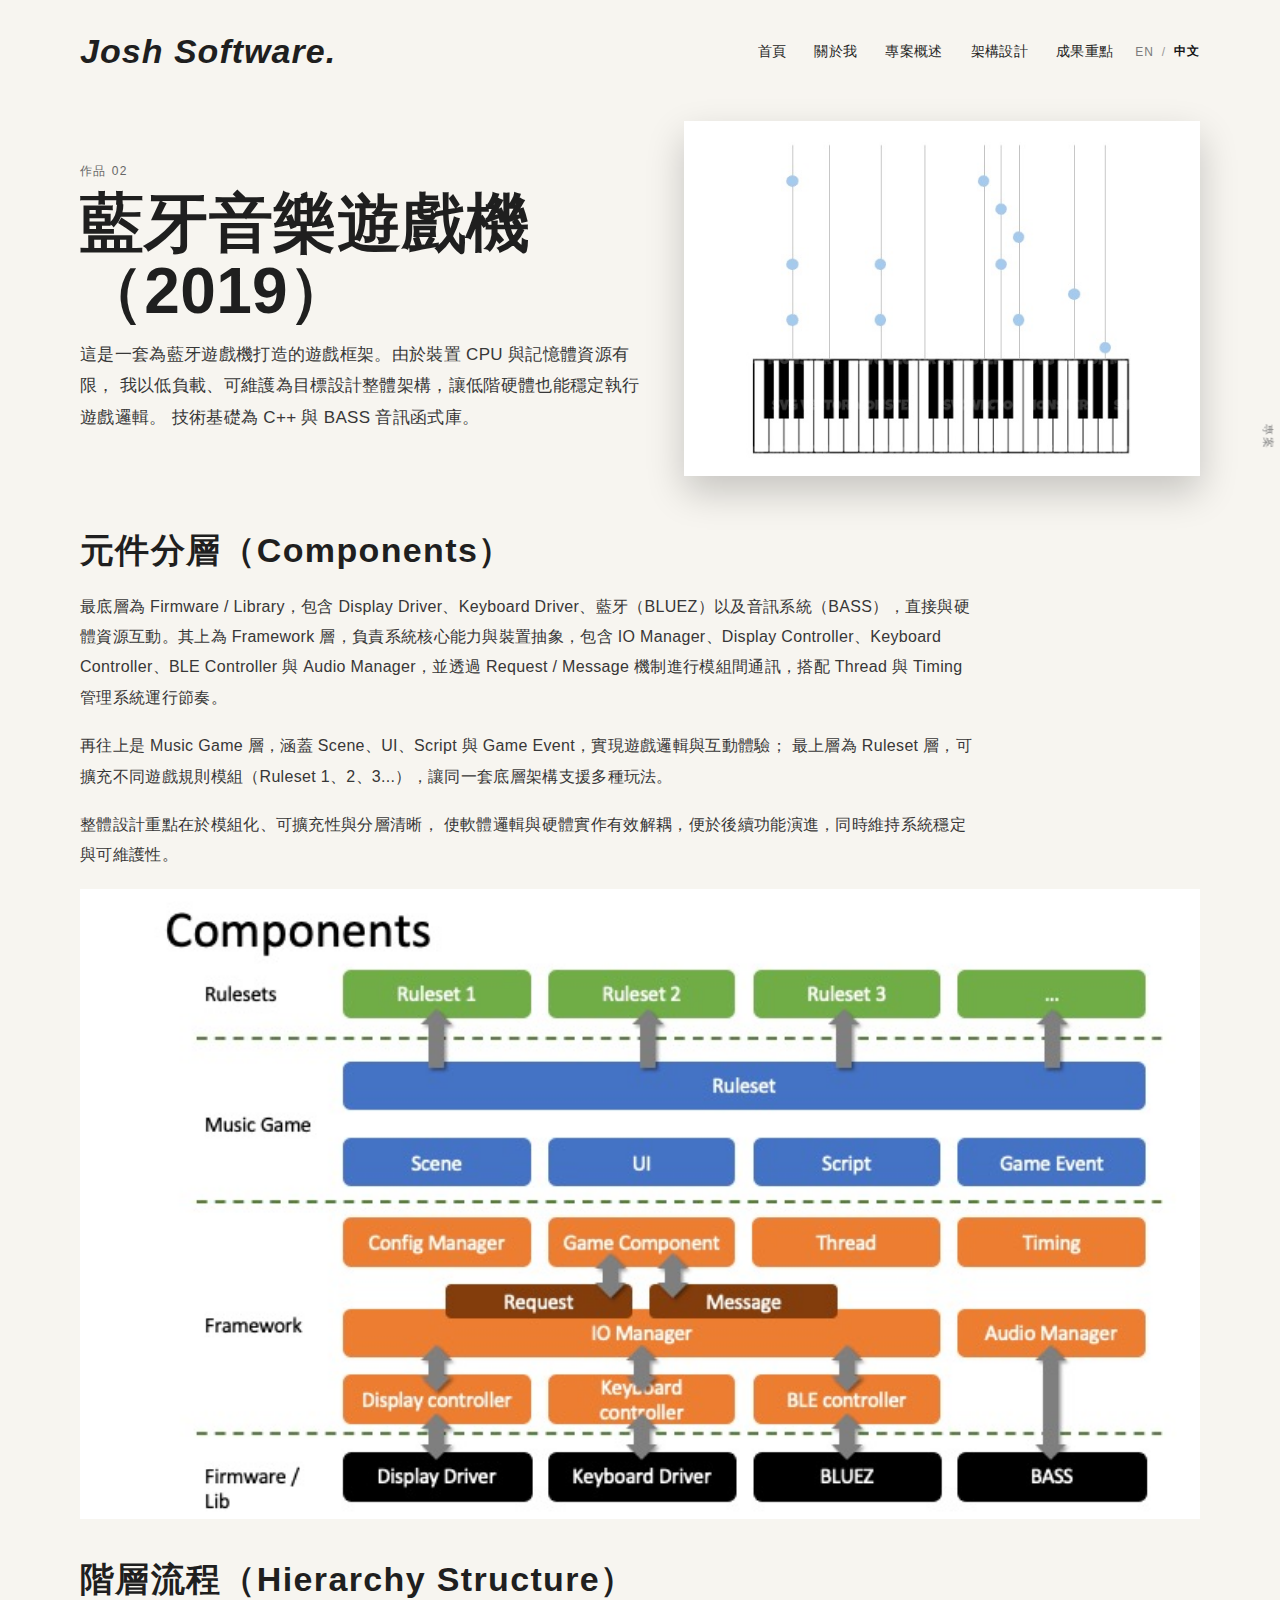
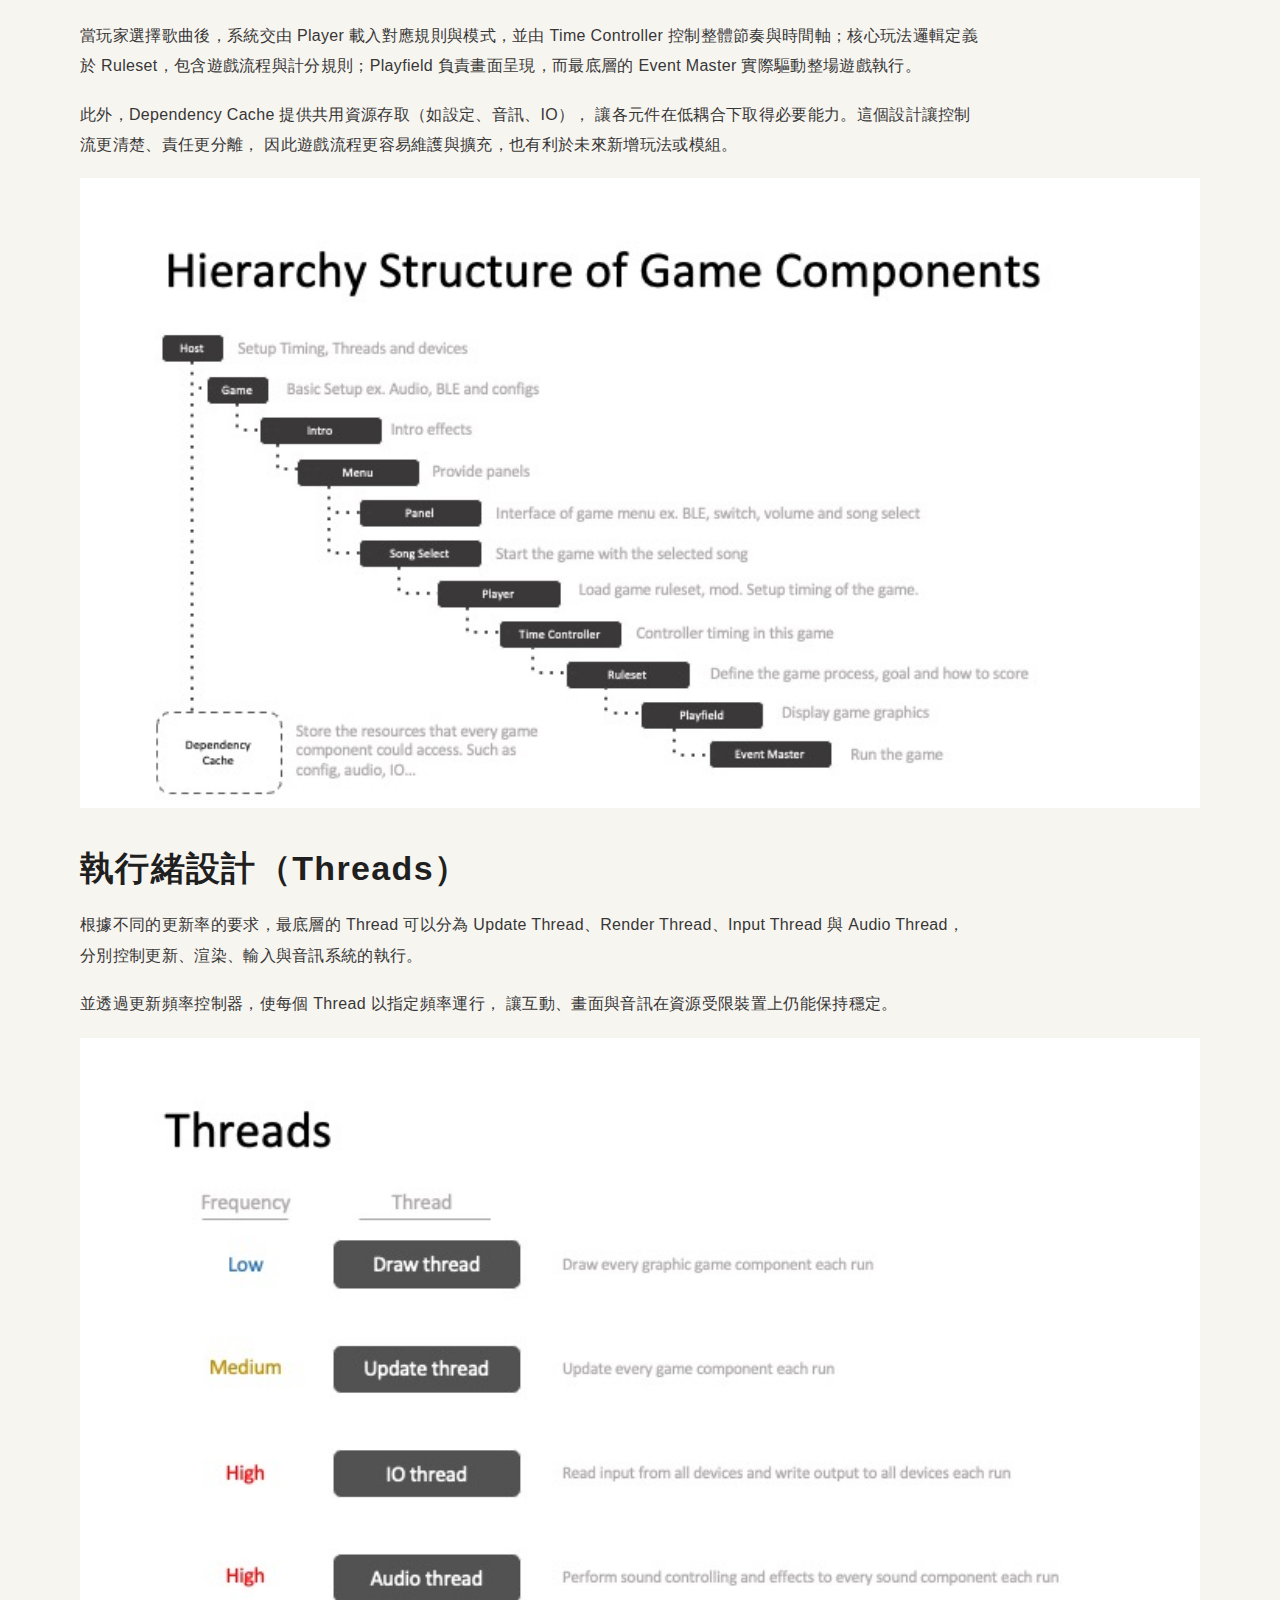
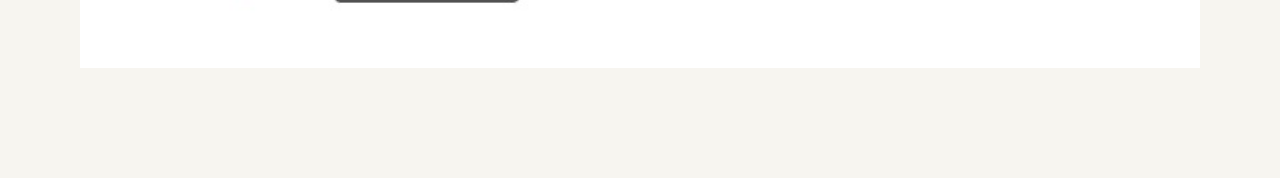
<file: bluetooth-game-device-zh.html>
<!DOCTYPE html>
<html lang="zh-Hant">
<head>
  <meta charset="UTF-8" />
  <meta name="viewport" content="width=device-width, initial-scale=1.0" />
  <title>藍牙音樂遊戲機（2019）| 專案介紹</title>
  <link rel="stylesheet" href="style.css" />
</head>
<body>
  <div class="side-text">專案</div>

  <header class="site-header">
    <div class="container nav">
      <a href="index-zh.html" class="brand">Josh Software.</a>
      <div class="nav-right">
        <nav class="menu">
          <a href="index-zh.html">首頁</a>
          <a href="about-zh.html">關於我</a>
          <a href="#overview">專案概述</a>
          <a href="#build">架構設計</a>
          <a href="#impact">成果重點</a>
        </nav>
        <div class="lang-switch" aria-label="語言切換">
          <a href="bluetooth-game-device.html">EN</a>
          <span class="divider">/</span>
          <a class="active" href="bluetooth-game-device-zh.html">中文</a>
        </div>
      </div>
    </div>
  </header>

  <main class="project-main">
    <section class="container project-hero" id="overview">
      <div>
        <p class="project-tag">作品 02</p>
        <h1 class="project-title">藍牙音樂遊戲機（2019）</h1>
        <p class="project-subtitle">
          這是一套為藍牙遊戲機打造的遊戲框架。由於裝置 CPU 與記憶體資源有限，
          我以低負載、可維護為目標設計整體架構，讓低階硬體也能穩定執行遊戲邏輯。
          技術基礎為 C++ 與 BASS 音訊函式庫。
        </p>
      </div>
      <img
        class="project-hero-image"
        src="game framework.jpg"
        alt="藍牙音樂遊戲框架示意圖"
      />
    </section>

    <section class="container project-content" id="build">
      <article class="project-block">
        <h2>元件分層（Components）</h2>
        <p>
          最底層為 Firmware / Library，包含 Display Driver、Keyboard Driver、藍牙（BLUEZ）以及音訊系統（BASS），直接與硬體資源互動。其上為 Framework 層，負責系統核心能力與裝置抽象，包含 IO Manager、Display Controller、Keyboard Controller、BLE Controller 與 Audio Manager，並透過 Request / Message 機制進行模組間通訊，搭配 Thread 與 Timing 管理系統運行節奏。
        </p>
        <p>
          再往上是 Music Game 層，涵蓋 Scene、UI、Script 與 Game Event，實現遊戲邏輯與互動體驗；
          最上層為 Ruleset 層，可擴充不同遊戲規則模組（Ruleset 1、2、3...），讓同一套底層架構支援多種玩法。
        </p>
        <p>
          整體設計重點在於模組化、可擴充性與分層清晰，
          使軟體邏輯與硬體實作有效解耦，便於後續功能演進，同時維持系統穩定與可維護性。
        </p>
        <img
          class="project-large-image"
          src="frame1.jpg"
          alt="系統元件與分層架構"
        />
      </article>

      <article class="project-block" id="impact">
        <h2>階層流程（Hierarchy Structure）</h2>
        <p>
          當玩家選擇歌曲後，系統交由 Player 載入對應規則與模式，並由 Time Controller 控制整體節奏與時間軸；核心玩法邏輯定義於 Ruleset，包含遊戲流程與計分規則；Playfield 負責畫面呈現，而最底層的 Event Master 實際驅動整場遊戲執行。
        </p>
        <p>
          此外，Dependency Cache 提供共用資源存取（如設定、音訊、IO），
          讓各元件在低耦合下取得必要能力。這個設計讓控制流更清楚、責任更分離，
          因此遊戲流程更容易維護與擴充，也有利於未來新增玩法或模組。
        </p>
        <img
          class="project-large-image"
          src="frame2.jpg"
          alt="遊戲層級流程與控制關係"
        />
      </article>

      <article class="project-block">
        <h2>執行緒設計（Threads）</h2>
        <p>
          根據不同的更新率的要求，最底層的 Thread 可以分為 Update Thread、Render Thread、Input Thread 與 Audio Thread，分別控制更新、渲染、輸入與音訊系統的執行。
        </p>
        <p>
          並透過更新頻率控制器，使每個 Thread 以指定頻率運行，
          讓互動、畫面與音訊在資源受限裝置上仍能保持穩定。
        </p>
        <img
          class="project-large-image"
          src="frame3.jpg"
          alt="多執行緒與時間控制設計"
        />
      </article>
    </section>
  </main>
</body>
</html>
</file>
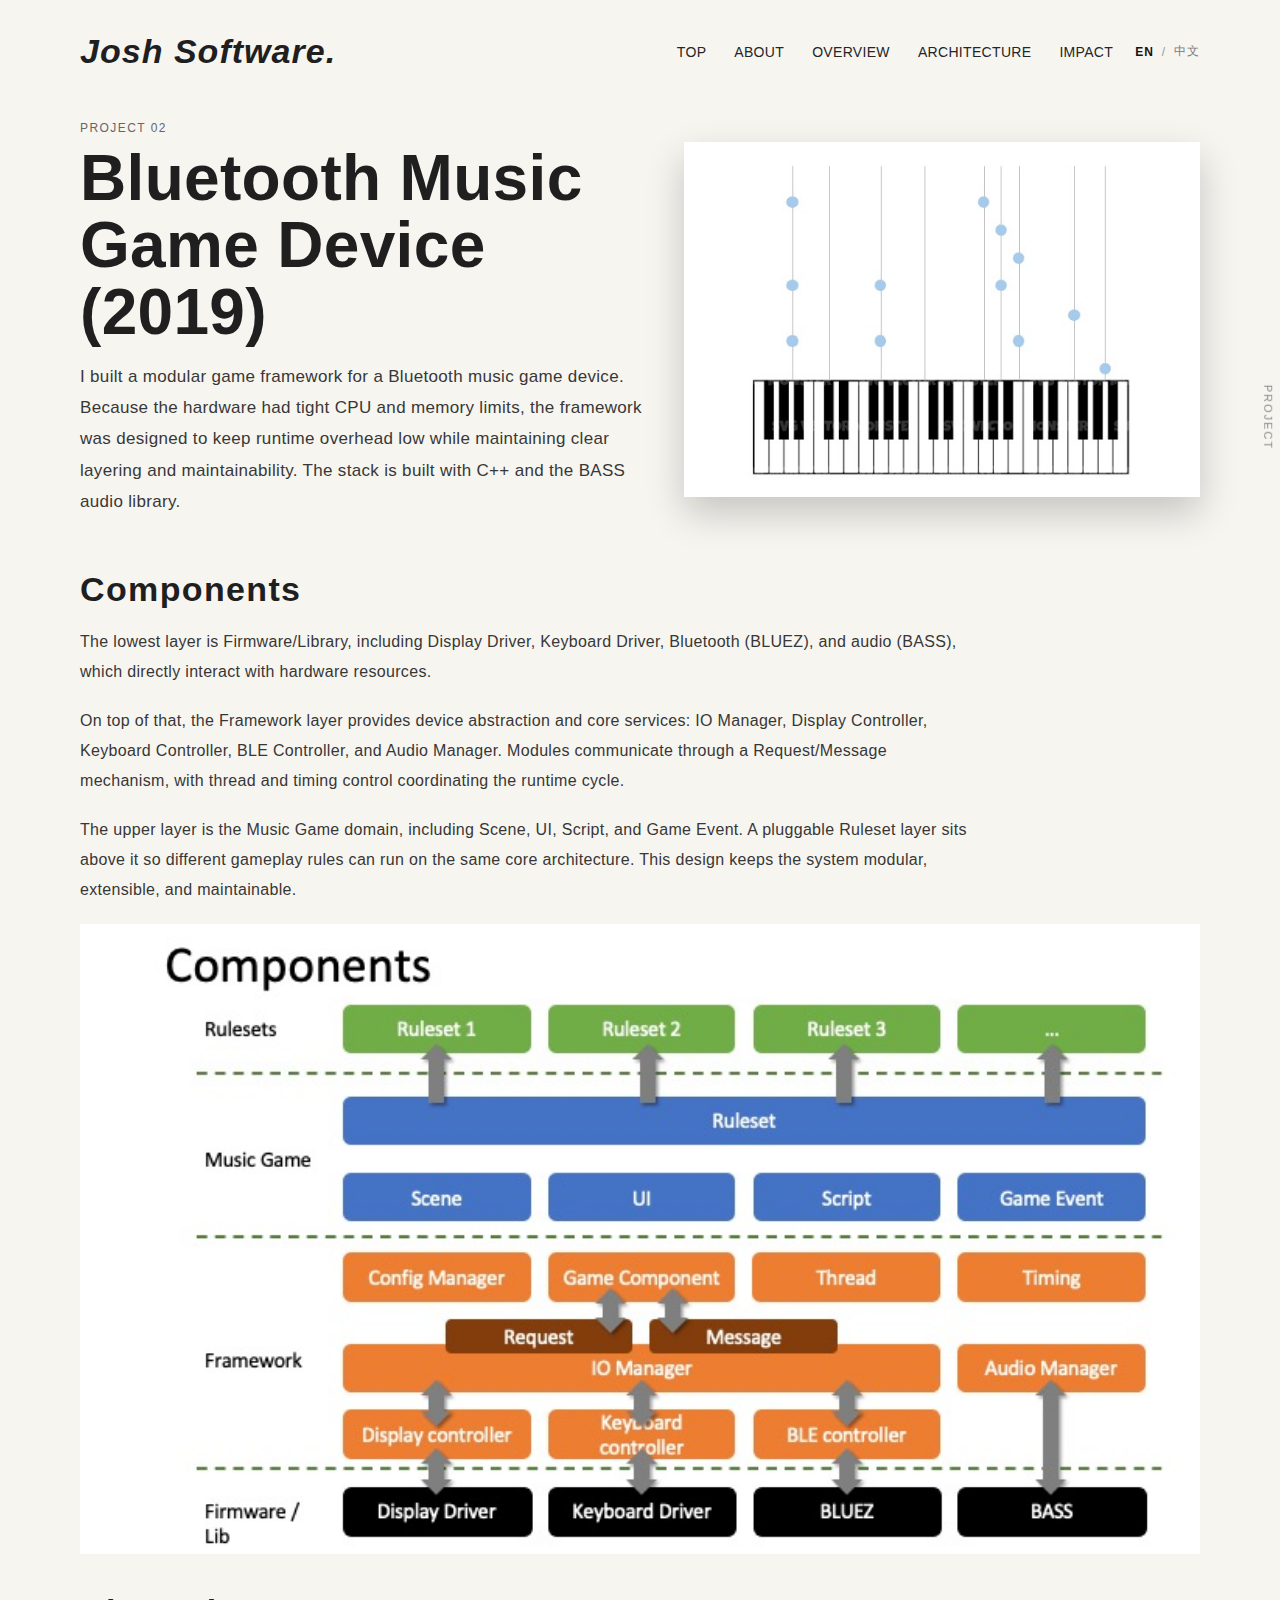
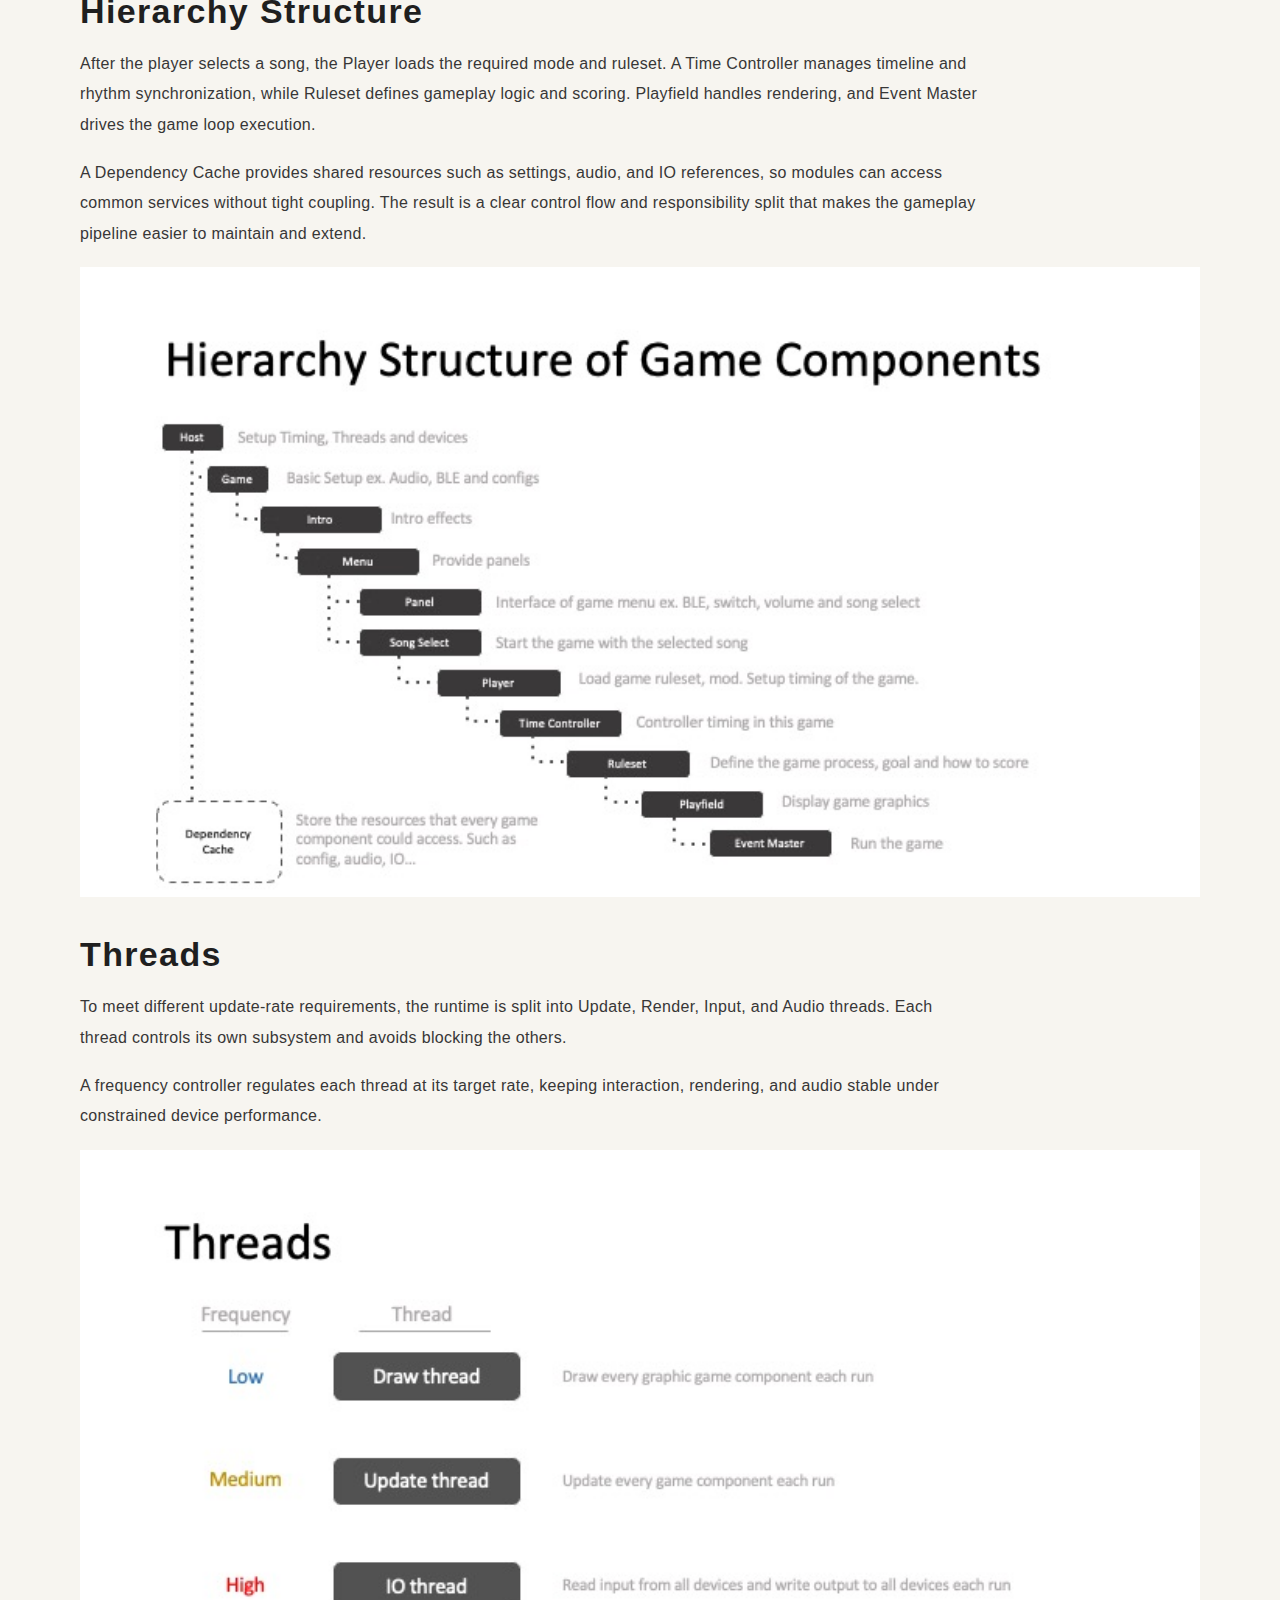
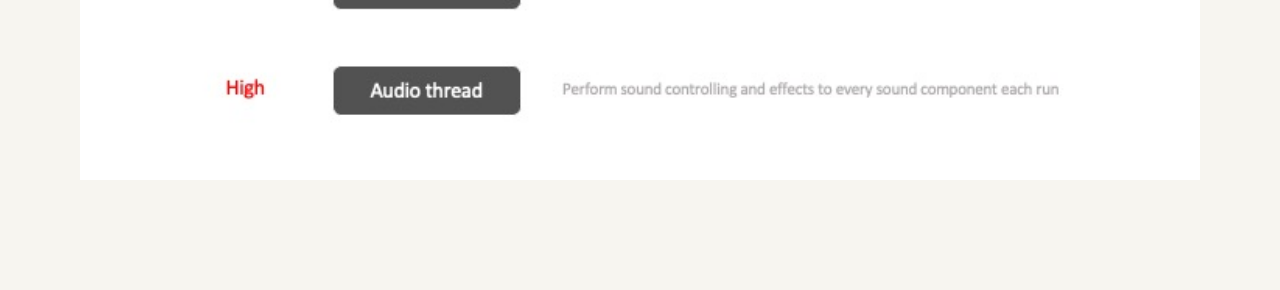
<file: bluetooth-game-device.html>
<!DOCTYPE html>
<html lang="en">
<head>
  <meta charset="UTF-8" />
  <meta name="viewport" content="width=device-width, initial-scale=1.0" />
  <title>Bluetooth Music Game Device (2019) | Project</title>
  <link rel="stylesheet" href="style.css" />
</head>
<body>
  <div class="side-text">Project</div>

  <header class="site-header">
    <div class="container nav">
      <a href="index.html" class="brand">Josh Software.</a>
      <div class="nav-right">
        <nav class="menu">
          <a href="index.html">Top</a>
          <a href="about.html">About</a>
          <a href="#overview">Overview</a>
          <a href="#build">Architecture</a>
          <a href="#impact">Impact</a>
        </nav>
        <div class="lang-switch" aria-label="Language switcher">
          <a class="active" href="bluetooth-game-device.html">EN</a>
          <span class="divider">/</span>
          <a href="bluetooth-game-device-zh.html">中文</a>
        </div>
      </div>
    </div>
  </header>

  <main class="project-main">
    <section class="container project-hero" id="overview">
      <div>
        <p class="project-tag">Project 02</p>
        <h1 class="project-title">Bluetooth Music Game Device (2019)</h1>
        <p class="project-subtitle">
          I built a modular game framework for a Bluetooth music game device. Because the hardware had tight CPU and memory limits,
          the framework was designed to keep runtime overhead low while maintaining clear layering and maintainability.
          The stack is built with C++ and the BASS audio library.
        </p>
      </div>
      <img
        class="project-hero-image"
        src="game framework.jpg"
        alt="Bluetooth music game framework diagram"
      />
    </section>

    <section class="container project-content" id="build">
      <article class="project-block">
        <h2>Components</h2>
        <p>
          The lowest layer is Firmware/Library, including Display Driver, Keyboard Driver, Bluetooth (BLUEZ), and audio (BASS),
          which directly interact with hardware resources.
        </p>
        <p>
          On top of that, the Framework layer provides device abstraction and core services:
          IO Manager, Display Controller, Keyboard Controller, BLE Controller, and Audio Manager.
          Modules communicate through a Request/Message mechanism, with thread and timing control coordinating the runtime cycle.
        </p>
        <p>
          The upper layer is the Music Game domain, including Scene, UI, Script, and Game Event.
          A pluggable Ruleset layer sits above it so different gameplay rules can run on the same core architecture.
          This design keeps the system modular, extensible, and maintainable.
        </p>
        <img
          class="project-large-image"
          src="frame1.jpg"
          alt="System component architecture"
        />
      </article>

      <article class="project-block" id="impact">
        <h2>Hierarchy Structure</h2>
        <p>
          After the player selects a song, the Player loads the required mode and ruleset.
          A Time Controller manages timeline and rhythm synchronization, while Ruleset defines gameplay logic and scoring.
          Playfield handles rendering, and Event Master drives the game loop execution.
        </p>
        <p>
          A Dependency Cache provides shared resources such as settings, audio, and IO references,
          so modules can access common services without tight coupling.
          The result is a clear control flow and responsibility split that makes the gameplay pipeline easier to maintain and extend.
        </p>
        <img
          class="project-large-image"
          src="frame2.jpg"
          alt="Hierarchy and runtime flow diagram"
        />
      </article>

      <article class="project-block">
        <h2>Threads</h2>
        <p>
          To meet different update-rate requirements, the runtime is split into Update, Render, Input, and Audio threads.
          Each thread controls its own subsystem and avoids blocking the others.
        </p>
        <p>
          A frequency controller regulates each thread at its target rate, keeping interaction, rendering,
          and audio stable under constrained device performance.
        </p>
        <img
          class="project-large-image"
          src="frame3.jpg"
          alt="Thread design and timing control diagram"
        />
      </article>
    </section>
  </main>
</body>
</html>
</file>
<file: style.css>
:root {
      --bg: #f7f5f0;
      --text: #1f1f1f;
      --muted: #6f6f6f;
      --line: #d7d7d2;
      --dark: #121212;
      --card: #f9f9f6;
    }

    * {
      box-sizing: border-box;
    }

    body {
      margin: 0;
      font-family: "Avenir Next", "Noto Sans TC", "PingFang TC", sans-serif;
      background: var(--bg);
      color: var(--text);
      letter-spacing: 0.02em;
    }

    a {
      color: inherit;
      text-decoration: none;
    }

    .container {
      width: min(1120px, 90vw);
      margin: 0 auto;
    }

    .site-header {
      padding: 32px 0;
    }

.nav {
  display: flex;
  justify-content: space-between;
  align-items: center;
  gap: 24px;
}

.nav-right {
  display: flex;
  align-items: center;
  gap: 22px;
}

    .brand {
      font-size: 34px;
      font-weight: 600;
      letter-spacing: 0.03em;
      font-style: italic;
    }

.menu {
  display: flex;
  gap: 28px;
  font-size: 14px;
  text-transform: uppercase;
  color: #252525;
}

.lang-switch {
  display: flex;
  align-items: center;
  gap: 8px;
  font-size: 12px;
  text-transform: uppercase;
  letter-spacing: 0.08em;
}

.lang-switch a {
  color: #7b7b7b;
}

.lang-switch a.active {
  color: #131313;
  font-weight: 600;
}

.lang-switch .divider {
  color: #9a9a9a;
}

    .hero {
      min-height: 74vh;
      padding: 30px 0 80px;
      position: relative;
      overflow: hidden;
    }

    .hero-grid {
      display: grid;
      grid-template-columns: 1.1fr 0.9fr;
      align-items: center;
      gap: 56px;
    }

    .hero h1 {
      margin: 0;
      font-size: clamp(54px, 9vw, 106px);
      line-height: 1.02;
      font-weight: 500;
      letter-spacing: 0.01em;
      font-style: italic;
    }

    .hero p {
      margin: 26px 0 10px;
      max-width: 520px;
      color: #333;
      line-height: 1.9;
      font-size: 15px;
    }

    .hero .en {
      margin-top: 4px;
      color: var(--muted);
      font-size: 12px;
      letter-spacing: 0.08em;
      text-transform: uppercase;
    }

    .btn {
      display: inline-block;
      margin-top: 30px;
      padding: 14px 34px;
      background: var(--dark);
      color: #fff;
      font-size: 13px;
      letter-spacing: 0.1em;
      border: 1px solid var(--dark);
      transition: 0.25s ease;
    }

    .btn:hover {
      background: transparent;
      color: var(--dark);
    }

    .hero-visual {
      position: relative;
      width: min(420px, 90%);
      margin-left: auto;
      aspect-ratio: 1 / 1;
    }

    .hero-visual::before {
      content: "";
      position: absolute;
      top: 18px;
      left: 20px;
      width: 100%;
      height: 100%;
      background: #111;
      z-index: 0;
    }

    .hero-visual img {
      width: 100%;
      height: 100%;
      object-fit: cover;
      display: block;
      position: relative;
      z-index: 1;
      box-shadow: 0 16px 40px rgba(0, 0, 0, 0.18);
    }

.circle-text {
  position: absolute;
  inset: -80px;
  border-radius: 50%;
  border: 1px dashed transparent;
  animation: spin 300s linear infinite;
  pointer-events: none;
  z-index: 2;
}

.circle-text span {
  position: absolute;
  left: 50%;
  top: 50%;
  transform-origin: 0 0;
  font-size: 13px;
  font-weight: 600;
  letter-spacing: 0.2em;
  text-transform: uppercase;
  color: #fff;
  opacity: 0.5;
}

    @keyframes spin {
      from { transform: rotate(0deg); }
      to { transform: rotate(360deg); }
    }

    .service {
      padding: 90px 0 110px;
    }

    .service h2 {
      font-size: 60px;
      margin: 0;
      letter-spacing: 0.08em;
      font-weight: 600;
    }

    .service-intro {
      margin-top: 24px;
      color: #303030;
      line-height: 1.9;
      max-width: 720px;
      font-size: 14px;
    }

    .service-list {
      margin-top: 56px;
      display: grid;
      gap: 28px;
    }

    .service-item {
      display: grid;
      grid-template-columns: 260px 1fr auto;
      gap: 34px;
      align-items: center;
      background: var(--card);
      border: 1px solid #e4e4de;
      padding: 18px;
    }

    .service-item:nth-child(even) {
      grid-template-columns: 1fr auto 260px;
    }

    .service-item:nth-child(even) .service-thumb {
      order: 3;
    }

    .service-item:nth-child(even) .service-copy {
      order: 1;
    }

    .service-item:nth-child(even) .detail {
      order: 2;
    }

.service-thumb {
  width: 100%;
  aspect-ratio: 4 / 3;
  object-fit: cover;
  box-shadow: 10px -10px 0 #202020;
}

    .service-copy h3 {
      margin: 0;
      font-size: 32px;
      font-weight: 600;
      letter-spacing: 0.02em;
    }

    .service-copy p {
      margin: 12px 0 0;
      color: #454545;
      line-height: 1.9;
      font-size: 14px;
      max-width: 580px;
    }

    .detail {
      white-space: nowrap;
      font-size: 13px;
      letter-spacing: 0.07em;
      color: #2f2f2f;
      padding-right: 8px;
    }

    .detail::before {
      content: "\2192";
      margin-right: 10px;
      display: inline-block;
      transform: translateY(-1px);
    }

    .center-btn {
      text-align: center;
      margin-top: 38px;
    }

.side-text {
  position: fixed;
  right: 12px;
  top: 50%;
      transform: rotate(90deg) translateY(-50%);
      transform-origin: right top;
      color: #8a8a8a;
      font-size: 11px;
      letter-spacing: 0.18em;
      text-transform: uppercase;
  z-index: 9;
}

.about-main {
  padding: 24px 0 110px;
}

.about-hero {
  display: grid;
  grid-template-columns: 1.05fr 0.95fr;
  gap: 44px;
  align-items: center;
  margin-bottom: 64px;
}

.about-kicker {
  margin: 0 0 10px;
  color: #6a6a6a;
  font-size: 12px;
  letter-spacing: 0.14em;
  text-transform: uppercase;
}

.about-title {
  margin: 0;
  font-size: clamp(40px, 6vw, 72px);
  line-height: 1.04;
  letter-spacing: 0.01em;
  font-style: italic;
}

.about-lead {
  margin: 22px 0 0;
  font-size: 16px;
  line-height: 1.95;
  color: #2f2f2f;
  max-width: 620px;
}

.about-photo-wrap {
  position: relative;
  aspect-ratio: 4 / 5;
}

.about-photo-wrap::before {
  content: "";
  position: absolute;
  width: 100%;
  height: 100%;
  top: 16px;
  left: 16px;
  background: #141414;
}

.about-photo {
  position: relative;
  z-index: 1;
  width: 100%;
  height: 100%;
  object-fit: cover;
  box-shadow: 0 16px 36px rgba(0, 0, 0, 0.18);
}

.about-section {
  margin-top: 70px;
}

.section-head {
  font-size: 40px;
  margin: 0;
  letter-spacing: 0.06em;
}

.section-note {
  margin: 14px 0 0;
  color: #4f4f4f;
  line-height: 1.85;
  max-width: 760px;
}

.timeline {
  margin-top: 30px;
  border-left: 1px solid #c8c8c3;
  padding-left: 26px;
  display: grid;
  gap: 26px;
}

.timeline-item {
  position: relative;
  background: #f9f9f6;
  border: 1px solid #e6e6e1;
  padding: 18px 18px 18px 20px;
}

.timeline-item::before {
  content: "";
  position: absolute;
  left: -34px;
  top: 23px;
  width: 14px;
  height: 14px;
  border-radius: 50%;
  background: #161616;
}

.timeline-role {
  margin: 0;
  font-size: 28px;
}

.timeline-meta {
  margin: 8px 0 0;
  color: #666;
  font-size: 13px;
  text-transform: uppercase;
  letter-spacing: 0.08em;
}

.timeline-text {
  margin: 12px 0 0;
  color: #363636;
  line-height: 1.85;
}

.stats-grid {
  margin-top: 34px;
  display: grid;
  grid-template-columns: repeat(4, 1fr);
  gap: 14px;
}

.stat-card {
  background: #151515;
  color: #fff;
  padding: 18px;
  min-height: 110px;
}

.stat-card strong {
  display: block;
  font-size: 38px;
  line-height: 1;
  margin-bottom: 8px;
}

.stat-card span {
  font-size: 12px;
  letter-spacing: 0.1em;
  text-transform: uppercase;
  color: #d7d7d7;
}

.strength-grid {
  margin-top: 30px;
  display: grid;
  grid-template-columns: repeat(3, 1fr);
  gap: 16px;
}

.strength-card {
  background: #f8f8f5;
  border: 1px solid #e4e4df;
  padding: 20px;
}

.strength-card h4 {
  margin: 0;
  font-size: 24px;
}

.strength-card p {
  margin: 10px 0 0;
  color: #404040;
  line-height: 1.82;
}

.motivation {
  margin-top: 30px;
  display: grid;
  grid-template-columns: 1fr 1fr;
  gap: 22px;
  align-items: stretch;
}

.motivation-copy {
  border: 1px solid #e1e1db;
  background: #fafaf8;
  padding: 24px;
}

.motivation-copy h4 {
  margin: 0;
  font-size: 26px;
}

.motivation-copy p {
  margin: 12px 0 0;
  color: #393939;
  line-height: 1.9;
}

.motivation-photo {
  width: 100%;
  height: 100%;
  min-height: 280px;
  object-fit: cover;
}

.project-main {
  padding: 18px 0 110px;
}

.project-hero {
  display: grid;
  grid-template-columns: 1.05fr 0.95fr;
  gap: 34px;
  align-items: center;
}

.project-tag {
  margin: 0 0 10px;
  color: #666;
  font-size: 12px;
  letter-spacing: 0.12em;
  text-transform: uppercase;
}

.project-title {
  margin: 0;
  font-size: clamp(38px, 5vw, 64px);
  line-height: 1.05;
}

.project-subtitle {
  margin: 14px 0 0;
  font-size: 17px;
  color: #383838;
  line-height: 1.85;
}

.project-hero-image {
  width: 100%;
  aspect-ratio: 16 / 11;
  object-fit: cover;
  box-shadow: 0 16px 36px rgba(0, 0, 0, 0.2);
}

.project-content {
  margin-top: 52px;
  display: grid;
  gap: 38px;
}

.project-block {
  display: grid;
  grid-template-columns: 1fr;
  gap: 18px;
}

.project-block h2 {
  margin: 0;
  font-size: 34px;
  letter-spacing: 0.04em;
}

.project-block p {
  margin: 0;
  color: #373737;
  line-height: 1.9;
  max-width: 900px;
}

.project-large-image {
  width: 100%;
  min-height: 360px;
  object-fit: cover;
}

@media (max-width: 980px) {
  .nav {
    flex-direction: column;
    align-items: flex-start;
  }

  .nav-right {
    width: 100%;
    flex-direction: column;
    align-items: flex-start;
    gap: 12px;
  }

  .menu {
    gap: 14px;
    font-size: 12px;
  }

  .about-hero {
    grid-template-columns: 1fr;
  }

  .section-head {
    font-size: 34px;
  }

  .timeline-role {
    font-size: 24px;
  }

  .stats-grid {
    grid-template-columns: 1fr 1fr;
  }

  .strength-grid {
    grid-template-columns: 1fr;
  }

  .motivation {
    grid-template-columns: 1fr;
  }

  .project-hero {
    grid-template-columns: 1fr;
  }

  .project-block h2 {
    font-size: 28px;
  }

      .hero-grid {
        grid-template-columns: 1fr;
      }

      .hero-visual {
        margin: 20px auto 0;
      }

      .service-item,
      .service-item:nth-child(even) {
        grid-template-columns: 1fr;
      }

      .service-item:nth-child(even) .service-thumb,
      .service-item:nth-child(even) .service-copy,
      .service-item:nth-child(even) .detail {
        order: initial;
      }

      .side-text {
        display: none;
      }
    }
</file>
